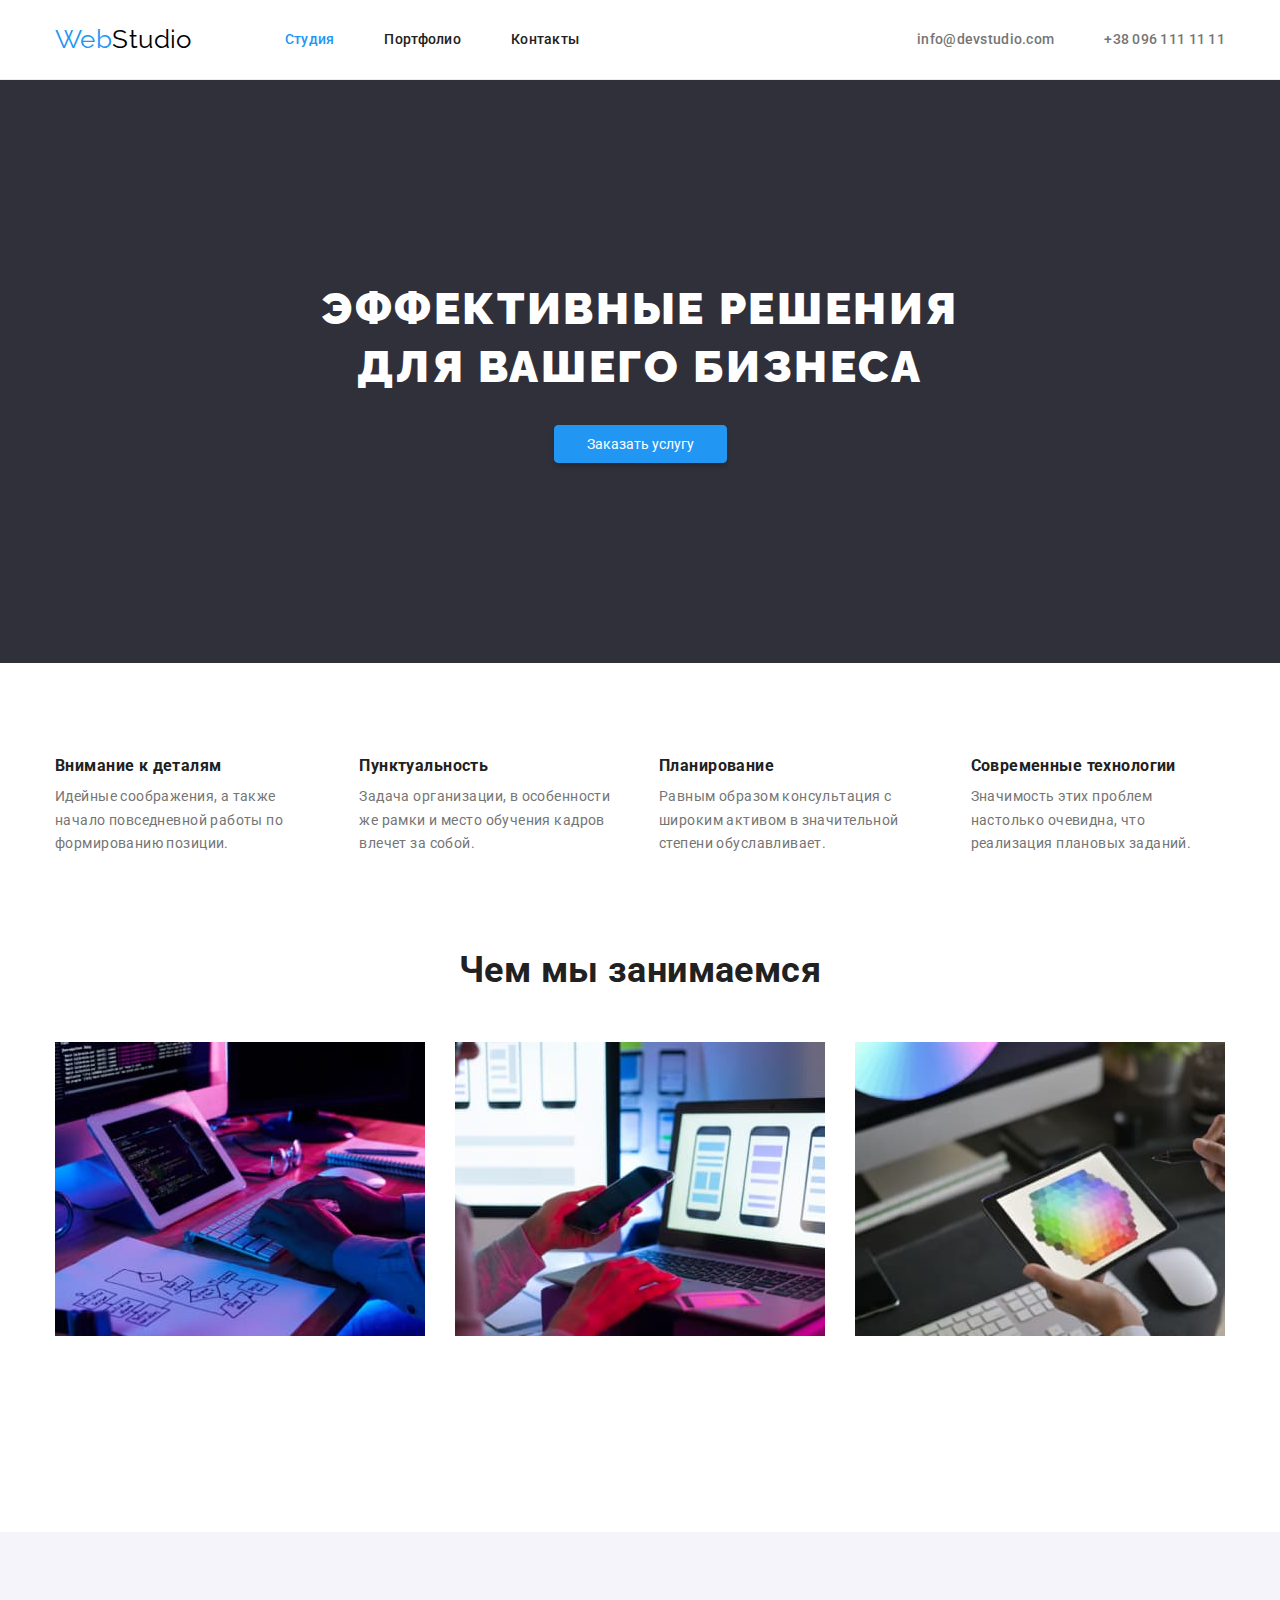
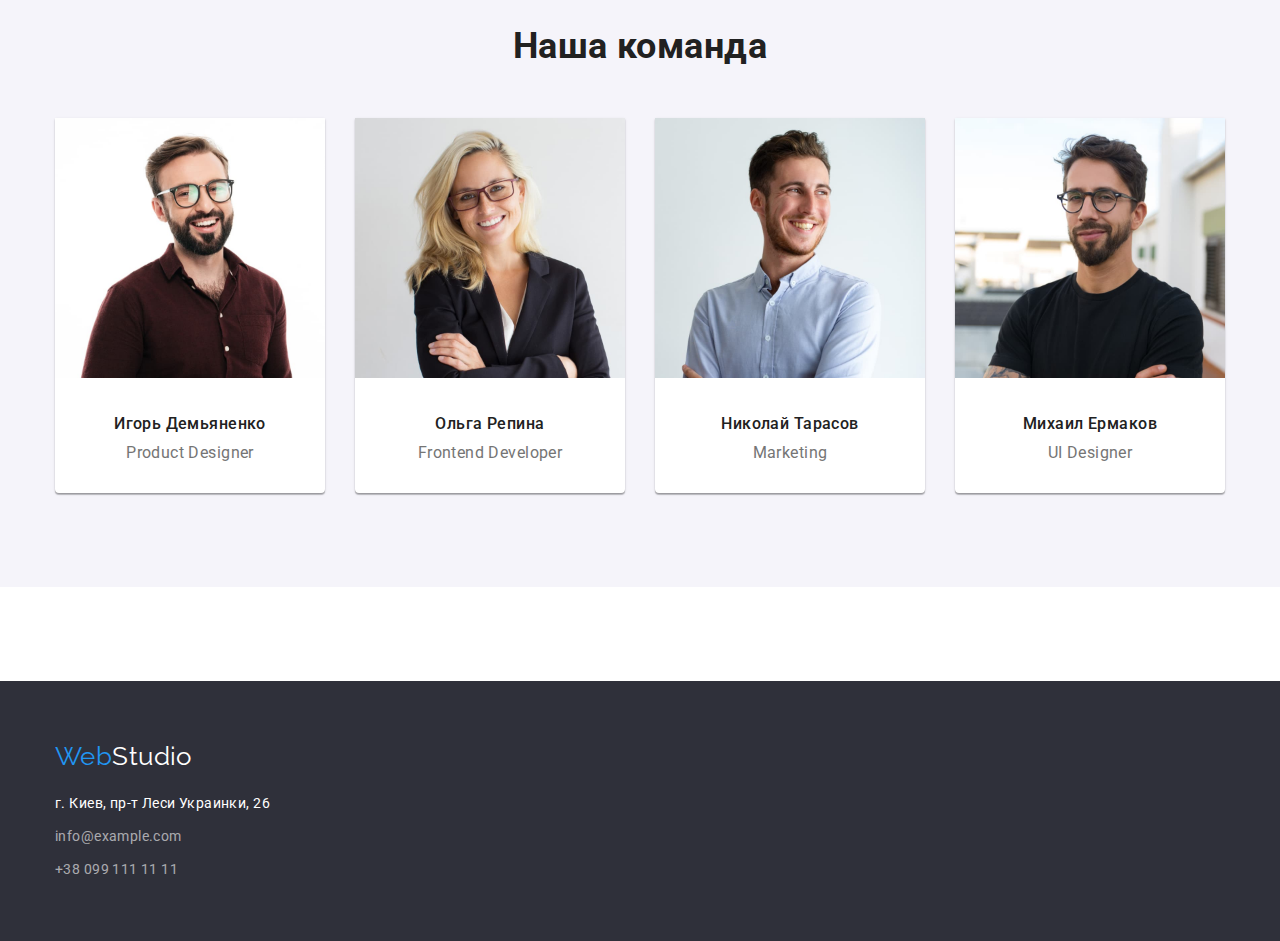
<file: index.html>
<!DOCTYPE html>
<html lang="ru">
    <head>
        <meta charset="UTF-8">
        <meta http-equiv="X-UA-Compatible" content="IE=edge">
        <meta name="viewport" content="width=device-width, initial-scale=1.0">
        <title>Studio</title>
        <link href="https://fonts.googleapis.com/css2?family=Raleway:wght@700&family=Roboto:wght@400;500;700;900&display=swap"
            rel="stylesheet">
            <link rel="stylesheet" href="https://cdnjs.cloudflare.com/ajax/libs/modern-normalize/1.1.0/modern-normalize.min.css">
            <link rel="stylesheet" href="./css/styles.css">      
    </head>
    
    <body>
        <!--Шапка-->
        <header class="line">
            <div class="container main-nav">
                <nav class="header main-nav">
                    <a href="#" class="logo-header"><span class="web">Web</span>Studio</a>
                    <ul class="site-nav list main-nav">
                        <li class="site-nav-item"><a href="./index.html" class="site-nav-link link current">Студия</a></li>
                        <li class="site-nav-item"><a href="./portfolio.html" class="site-nav-link link">Портфолио</a></li>
                        <li class="site-nav-item"><a href="" class="site-nav-link link">Контакты</a></li>
                    </ul>
                </nav>
                    <ul class="contacts list">
                        <li class="contacts-item">
                            <a href="mailto:info@devstudio.com" class=" contacts-link">info@devstudio.com</a>
                        </li>
                        <li class="contacts-item"><a href="tel:+380961111111" class="contacts-link">+38 096 111 11 11</a>
                        </li>
                    </ul>
            </div>
                  
            

        </header>

       
        <!--Главное изображение-->
        <main>
                        <section class="hero">
                            <h1 class="hero-title">Эффективные решения для вашего бизнеса</h1>
                            <button type="button" class="hero-button">Заказать услугу</button>
                        </section>
                    <!--Наши приемущевства-->
                    <section class="section">
                        <div class="container">
                            <ul class="features">
                                <li class="features-item">
                                    <h3 class="features-title">Внимание к деталям</h3>
                                    <p class="features-desc">Идейные соображения, а также начало повседневной работы по формированию позиции.</p>
                                </li>
                                <li class="features-item">
                                    <h3 class="features-title">Пунктуальность</h3>
                                    <p class="features-desc">Задача организации, в особенности же рамки и место обучения кадров влечет за собой.</p>
                                </li>
                                <li class="features-item">
                                    <h3 class="features-title">Планирование</h3>
                                    <p class="features-desc">Равным образом консультация с широким активом в значительной степени обуславливает.</p>
                                </li>
                                <li class="features-item">
                                    <h3 class="features-title">Современные технологии</h3>
                                    <p class="features-desc">Значимость этих проблем настолько очевидна, что реализация плановых заданий.</p>
                                </li>
                            </ul>
                        </div>
                    </section>
                    <!--Чем мы занимаемся-->
                    <section class="section works">
                        <div class="container">
                            <h2 class="works-title">Чем мы занимаемся</h2>
                            <ul class="works-nav">
                                <li class="works-item">
                                    <img src="./images/img1.jpg" alt="Человек печатает на клавиатуре и смотрит в планшет" width="370">
                                </li>
                                <li class="works-item">
                                    <img src="./images/img2.jpg" alt="Девушка держит в руке смартфон и печатает на ноутбуке" width="370">
                                </li>
                                <li class="works-item">
                                    <img src="./images/img3.jpg" alt="Девушка рисует на планшете" width="370">
                                </li>
                            </ul>
                        </div>
                    </section>
                    <!--Описание нашей команды-->
                    <section class=" section section-team">
                        <div class="container">
                            <h2 class="section-title">Наша команда</h2>
                            <ul class="team main-nav">
                                <li class="team-item list">
                                    <img src="./images/img4.jpg" alt="Мужчина в очках" width="270">
                                    <div class="images">
                                        <h3 class="team-title">Игорь Демьяненко</h3>
                                        <p class="team-text">Product Designer</p>
                                    </div>
                                </li>
                                <li class="team-item list">
                                    <img src="./images/img5.jpg" alt="Женщина в очках" width="270">
                                    <div class="images">
                                        <h3 class="team-title">Ольга Репина</h3>
                                    <p class="team-text">Frontend Developer</p>
                                    </div>
                                </li>
                                <li class="team-item list">
                                    <img src="./images/img6.jpg" alt="Парень в рубашке" width="270">
                           <div class="images">
                                        <h3 class="team-title">Николай Тарасов</h3>
                                    <p class="team-text">Marketing</p>
                           </div>
                                </li>
                                <li class="team-item list">
                                    <img src="./images/img7.jpg" alt="Парень в футболке и очках" width="270">
                             <div class="images">
                                        <h3 class="team-title">Михаил Ермаков</h3>
                                    <p class="team-text">UI Designer</p>
                             </div>
                                </li>
                            </ul>
                        </div>
                    </section>
        </main>
        <!--Подвал-->
        <footer class="footer">
            <div class="container">
                <a href="#" class="logo-footer">Web<span class="studio">Studio</span></a>
                <address class="footer-nav link">
                    <ul class="footer-nav">
                        <li class="footer-title">
                            <p class="footer-text">г. Киев, пр-т Леси Украинки, 26</p>
                        </li>
                        <li class="footer-title">
                            <a href="mailto:info@example.com" class="footer-link">info@example.com</a>
                        </li>
                        <li class="footer-title">
                            <a href="tel:+380991111111" class="footer-link">+38 099 111 11 11</a>
                        </li>
                    </ul>
            </div>
                 
            </address>
        </footer>

    </body>
</html>
</file>
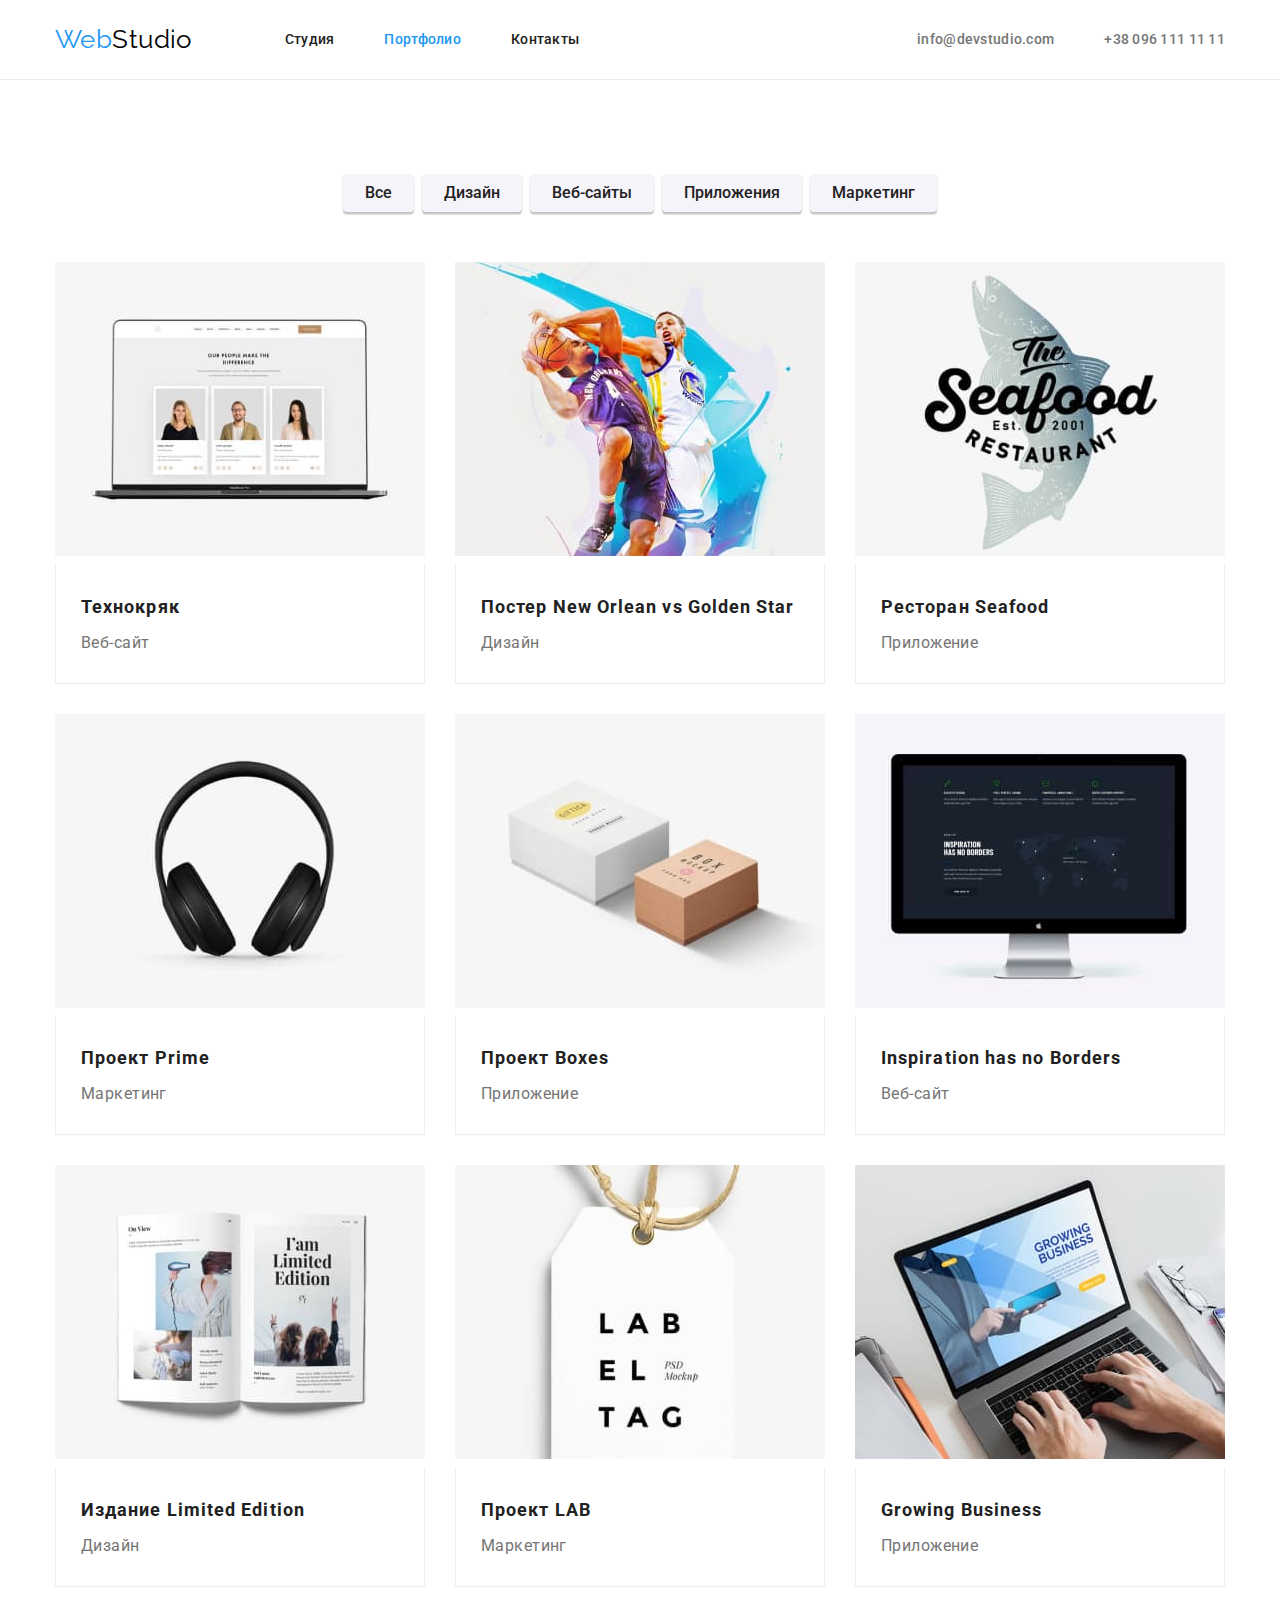
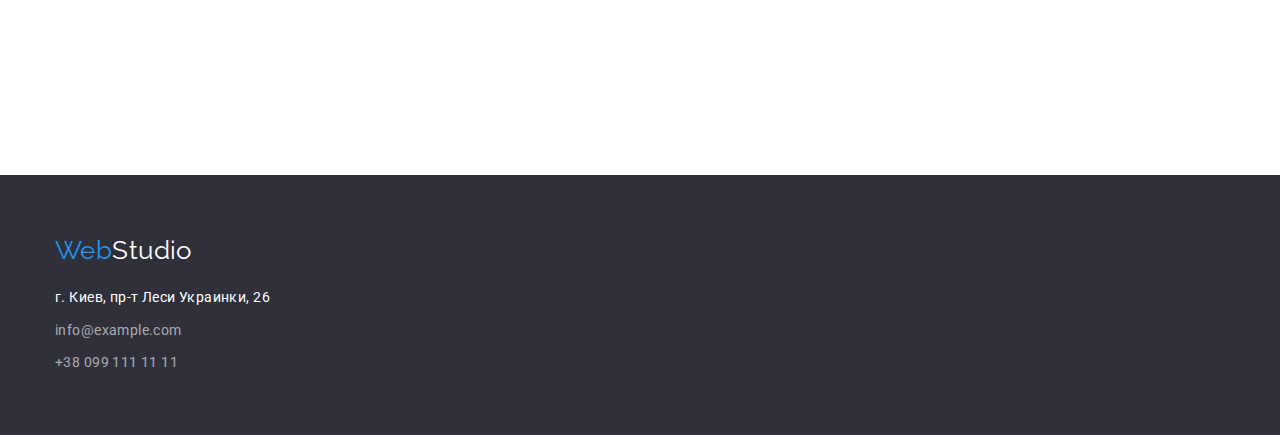
<file: portfolio.html>
<!DOCTYPE html>
<html lang="en">
    <head>
    <meta charset="UTF-8">
    <meta http-equiv="X-UA-Compatible" content="IE=edge">
    <meta name="viewport" content="width=device-width, initial-scale=1.0">
    <title>Porfolio</title>
    <link href="https://fonts.googleapis.com/css2?family=Raleway:wght@700&family=Roboto:wght@400;500;700;900&display=swap"
        rel="stylesheet">
        <link rel="stylesheet" href="https://cdnjs.cloudflare.com/ajax/libs/modern-normalize/1.1.0/modern-normalize.min.css">
    <link rel="stylesheet" href="./css/styles.css">
    </head>

    <body>
        <!--Шапка-->
        <header class="line">
            <div class="container main-nav">
                <nav class="header main-nav">
                    <a href="#" class="logo-header"><span class="web">Web</span>Studio</a>
                    <ul class="site-nav list main-nav">
                        <li class="site-nav-item"><a href="./index.html" class="site-nav-link link ">Студия</a></li>
                        <li class="site-nav-item"><a href="./portfolio.html" class="site-nav-link link current">Портфолио</a></li>
                        <li class="site-nav-item"><a href="" class="site-nav-link link">Контакты</a></li>
                    </ul>
                </nav>
                <ul class="contacts list">
                    <li class="contacts-item">
                        <a href="mailto:info@devstudio.com" class=" contacts-link">info@devstudio.com</a>
                    </li>
                    <li class="contacts-item"><a href="tel:+380961111111" class="contacts-link">+38 096 111 11 11</a>
                    </li>
                </ul>
            </div>
        
        
        
        </header>
<main>
    <section class="section">
        <!--Кнопки функционала-->
       <div class="container">
            <h1 class="visually-hidden">скрытый заголовок</h1>
                <ul class="filters">
                    <li class="filters-item"><button type="button" class="filters-button pointer">Все</button></li>
                    <li class="filters-item"><button type="button" class="filters-button pointer">Дизайн</button></li>
                    <li class="filters-item"><button type="button" class="filters-button pointer">Веб-сайты</button></li>
                    <li class="filters-item"><button type="button" class="filters-button pointer">Приложения</button></li>
                    <li class="filters-item"><button type="button" class="filters-button pointer">Маркетинг</button></li>
                </ul>
       </div>
        
        <!--Логотипы-->
        <div class="flex-container">
            <ul class="pictures list ">
                <li class="pictures-item">
                            <a href="#" class="pictures-link"><img src="./images/img8.jpg" alt="открытый ноутбук с изображением людей" width="370"
                                    height="294">
                                    <div class="desc">
                                        <h2 class="pictures-title">Технокряк</h2>
                                        <p class="pictures-text">Веб-сайт</p>
                                    </div>
                            </a>
                        
                            
                        
                    
                </li>
                <li class="pictures-item">
                    <a href="#" class="pictures-link"><img src="./images/img9.jpg" alt="два баскетболиста в прыжке" width="370"
                            height="294">
                            <div class="desc">
                                <h2 class="pictures-title">Постер New Orlean vs Golden Star</h2>
                                <p class="pictures-text">Дизайн</p>
                            </div>
                            </a>
                        
                            
                        
                    
                </li>
                <li class="pictures-item">
                    <a href="#" class="pictures-link"><img src="./images/img10.jpg" alt="логотип ресторана с рыбой" width="370"
                            height="294">
                            <div class="desc">
                                <h2 class="pictures-title">Ресторан Seafood</h2>
                                <p class="pictures-text">Приложение</p>
                            </div>
                            </a>
                        
                            
                        
                    
                </li>
                <li class="pictures-item">
                    <a href="#" class="pictures-link"><img src="./images/img11.jpg" alt="наушники" width="370" height="294">
                    <div class="desc">
                        <h2 class="pictures-title">Проект Prime</h2>
                        <p class="pictures-text">Маркетинг</p>
                    </div>
                    </a>
                    
                        
                            
                    
                </li>
                <li class="pictures-item">
                    <a href="#" class="pictures-link"><img src="./images/img12.jpg" alt="картонные коробки" width="370"
                        height="294">    
                    
                        <div class="desc">
                            <h2 class="pictures-title">Проект Boxes</h2>
                            <p class="pictures-text">Приложение</p>
                        </div>
                </a>
                        
                            
                        
                    
                </li>
                <li class="pictures-item">
                    <a href="#" class="pictures-link"><img src="./images/img13.jpg" alt="монитор" width="370" height="294">
                    
                        <div class="desc">
                            <h2 class="pictures-title">Inspiration has no Borders</h2>
                            <p class="pictures-text">Веб-сайт</p>
                        </div>
                    </a>
                        
                            
                        
                    
                </li>
                <li class="pictures-item">
                    <a href="#" class="pictures-link"><img src="./images/img14.jpg" alt="открытый журнал" width="370" height="294">
                    <div class="desc">
                        <h2 class="pictures-title">Издание Limited Edition</h2>
                        <p class="pictures-text">Дизайн</p>
                    </div>
                    </a>
                        
                            
                        
                    
                </li>
                <li class="pictures-item">
                    <a href="#" class="pictures-link"><img src="./images/img15.jpg" alt="бирка" width="370" height="294">
                    <div class="desc">
                        <h2 class="pictures-title">Проект LAB</h2>
                        <p class="pictures-text">Маркетинг</p>
                    </div>
                    </a>
                        
                            
                        
                    
                </li>
                <li class="pictures-item">
                    <a href="#" class="pictures-link"><img src="./images/img16.jpg" alt="открытый ноутбук, Человек печатает"
                            width="370" height="294">
                        <div class="desc">
                            <h2 class="pictures-title">Growing Business</h2>
                            <p class="pictures-text">Приложение</p>
                        </div>
                        </a>
                        
                            
                        
                    
                </li>
            </ul>
        </div>
    </section>
    
</main>
<!--Подвал-->
        <footer class="footer">
            <div class="container">
                <a href="#" class="logo-footer">Web<span class="studio">Studio</span></a>
                <address class="footer-nav link">
                    <ul class="footer-nav">
                        <li class="footer-title">
                            <p class="footer-text">г. Киев, пр-т Леси Украинки, 26</p>
                        </li>
                        <li class="footer-title">
                            <a href="mailto:info@example.com" class="footer-link">info@example.com</a>
                        </li>
                        <li class="footer-title">
                            <a href="tel:+380991111111" class="footer-link">+38 099 111 11 11</a>
                        </li>
                    </ul>
            </div>
        
            </address>
        </footer>


</body>
</html>
</file>
<file: css/styles.css>
/*backgroud-color studio #E5E5E5 /
/* head color #FFFFFF */
/* logo color #2196F3 */
/* tel & mail color #757575 */
/* team color #F5F4FA */
/* footer & image main color #2F303A */
/* footer mail & phone color rgba(255, 255, 255, 0,6) /
/* text color #757575 */
/* title color #212121  */

:root {
  --primary-text-color: #757575;
  --title-text-color: #000000;
  --accent-color: #2196f3;
  --primary-white-color: #ffffff;
}
/* Studio */
/* body */
body {
  background-color: #ffffff;
  color: var(--primary-text-color);
  font-family: Roboto, sans-serif;
  font-size: 14px;
  line-height: 1.7;
  letter-spacing: 0.03em;
}
.container {
  width: 1200px;
  padding-left: 15px;
  padding-right: 15px;
  margin-left: auto;
  margin-right: auto;
  
  
  /* outline: 2px solid grey; */
}
ul {
  padding: 0;
  margin: 0;
  list-style: none;
  font-style: normal;

}
.section{
  padding-top: 94px;
  padding-bottom: 94px;
}
/* Header  */

.line{
  border-bottom: 1px solid #ececec;
}
.main-nav {
  display: flex;
  align-items: center;
}
/* .header {
  background-color: #ffffff;
} */
.logo-header {
  /* display: block; */
  color: var(--title-text-color);
  font-family: Raleway, sans-serif;
  font-size: 26px;
  line-height: 1.19;
  text-decoration: none;


  margin-right: 93px;
}
.logo-header .web {
  color: #2196f3;
}

}
.site-nav {
  display: flex;

}

.site-nav-item:not(:last-child) {
  margin-right: 50px;
}
.site-nav-link:hover,
.site-nav-link:focus {
  color: #2196f3;
}

.site-nav-link {
  display: block;
  color: #212121;
  font-weight: 500;
  line-height: 1.1;
  letter-spacing: 0.02em;
  text-decoration: none;

  padding-top: 32px;
  padding-bottom: 32px;
}

.current {
  color: var(--accent-color);
}
.contacts {
  display: flex;
  margin-left: auto;
}
.contacts-item:not(:last-child){
  margin-right: 50px;

}

.contacts-link {
  color: #757575;
  font-weight: 500;
  line-height: 1.1;
  letter-spacing: 0.02em;
  text-decoration: none;

}
.contacts-link:hover,
.contacts-link:focus {
  color: #2196f3;
}


/* hero image */
.hero {
  background-color: #2f303a;
  text-align: center;
  padding-top: 200px;
  padding-bottom: 200px;
  max-width: 1600px;
  margin-left: auto;
  margin-right: auto;
}



.hero-title {
  font-family: Raleway;
  text-transform: uppercase;
  margin-left: auto;
  margin-right: auto;
   margin-top: 0;
  margin-bottom: 30px;
  width: 696px;
  color: #ffffff;
  font-weight: 900;
  font-size: 44px;
  line-height: 1.3;
  
  letter-spacing: 0.06em;
}
.hero-button:hover,
.hero-button:focus {
  color: #ffffff;
  background-color: #188ce8;
}
.hero-button {
  color: #ffffff;
  background-color: #2196f3;
  cursor: pointer;
  border: 1px solid #2196f3;
  /* text-align: center; */

  box-shadow: 0px 4px 4px rgba(0, 0, 0, 0.15);
  border-radius: 4px;
  padding: 10px 32px;
}


/*  our features */
.features{
  display: flex;
  
}

.features .works {
  background-color: #e5e5e5;
}

.features-title {
  margin-bottom: 10px;
  color: #212121;
  font-weight: bold;
  line-height: 1.1;
}

.features-item:not(:last-child){
  margin-right: 30px;
}
h1, h2, h3, p{
  margin: 0;
}
.features-desc {
  margin-top: 10px;
}


/* our works */
.works{
  padding-top: 0;
}
.works-nav{
  display: flex;

}
.works-title {

  color: #212121;
  font-weight: 700;
  font-size: 36px;
  line-height: 1.16;
  text-align: center;
}
.works-title{
  margin-bottom: 50px;
}
.works-item:not(:last-child){
  margin-right: 30px;
}
.img{
  display: block;
  width: 100%;
  height: auto;

}
/* our team */
.section-team {
  background-color: #f5f4fa;
  margin-top: 94px;
  margin-bottom: 94px;
}

.section-title{
  margin-bottom: 50px;
    font-weight: 700;
  font-size: 36px;
  line-height: 1.16;
  text-align: center;

  color: #212121;
}
.team-title {
  font-weight: 500;
  font-size: 16px;
  line-height: 1.18;
  text-align: center;

  color: #212121;
}

.team{
  padding-left: 0;
  margin-bottom: 0;
  
}
.team-item{

  background: #FFFFFF;
box-shadow: 0px 1px 3px rgba(0, 0, 0, 0.12), 0px 1px 1px rgba(0, 0, 0, 0.14), 0px 2px 1px rgba(0, 0, 0, 0.2);
border-radius: 0px 0px 4px 4px;

}
.team-item:not(:last-child){
  margin-right: 30px;
}
.images{
  padding-top: 30px;
  padding-bottom: 30px;
}
.team-title{
  margin-bottom: 10px;
}
.team-text {
  font-size: 16px;
  line-height: 1.18;
  text-align: center;
}
/* footer */
.footer {
  background-color: #2f303a;
  padding-top: 60px;
  padding-bottom: 60px;
}
.footer-nav-list {
  font-style: normal;
  margin-top: 0;
  margin-bottom: 0;
  padding-left: 0;
}
.logo-footer {
  display: inline-block;
  color: #2196f3;
  font-family: Raleway, sans-serif;
  font-size: 26px;
  line-height: 1.19;
  text-decoration: none;
  margin-bottom: 20px;
}
.logo-footer .studio {
  color: #ffffff;
}
.footer-text {
  color: #ffffff;
  margin-bottom: 9px;
}
.footer-title{
  margin-bottom: 9px;
}
.footer-title:last-child{
  margin-bottom: 0;
}
.footer-link:hover,
.footer-link:focus {
  color: #2196f3;
}
.footer-link {
  color: rgba(255, 255, 255, 0.6);
  text-decoration: none;
}

/* Portfolio */

.filters{
  display: flex;
  justify-content: center;
  margin-bottom: 50px;
  
}
.filters-item:not(:last-child){
  margin-right: 8px;
  
}
.filters-button:hover,
.filters-button:focus {
  color: #ffffff;
  background-color: #188ce8;
}

.filters-button {
  background-color: #F5F4FA;
  color: #212121;


  font-weight: 500;
  font-size: 16px;
  line-height: 1.6;
  cursor: pointer;

  box-shadow: 0px 3px 1px rgba(0, 0, 0, 0.1), 0px 1px 2px rgba(0, 0, 0, 0.08),
    0px 2px 2px rgba(0, 0, 0, 0.12);
  border-radius: 4px;
  border: 0px;

  padding: 6px 22px;
  
}
.visually-hidden {
  position: absolute;
  clip: rect(0 0 0 0);
  width: 1px;
  height: 1px;
  margin: -1px;
}







.flex-container{
  width: 1200px;
  padding-left: 15px;
  padding-right: 15px;
  margin-left: auto;
  margin-right: auto;
  align-content: center;
  padding-bottom: 94px;
}

.pictures{
  display: flex;
  flex-wrap: wrap;

  
}
.pictures-link{
  text-decoration: none;
}
.pictures-title {
  margin: 0;

  font-weight: 700;

  font-size: 18px;
  line-height: 2;
  letter-spacing: 0.06em;

  color: #212121;
  
  
}
.desc{
  padding-top: 25px;
  padding-bottom: 25px;
  padding-left: 25px;
  padding-right: 25px;
  border-left: 1px solid #EEEEEE;
  border-right: 1px solid #EEEEEE;
  border-bottom: 1px solid #EEEEEE;
}
.pictures-text {
  margin-bottom: 0;

  margin-top: 4px;
  font-weight: 400;
  font-size: 16px;
  line-height: 1.8;

  color: #757575;

  
}



.pictures-item{
  margin-right: 30px;
  margin-bottom: 30px;
  background: #FFFFFF;
  
  
  

}


.pictures-item:nth-child(3n){
  margin-right: 0;
}
.pictures-item:nth-last-child(-n + 3){
  margin-bottom: 0;
}
</file>
